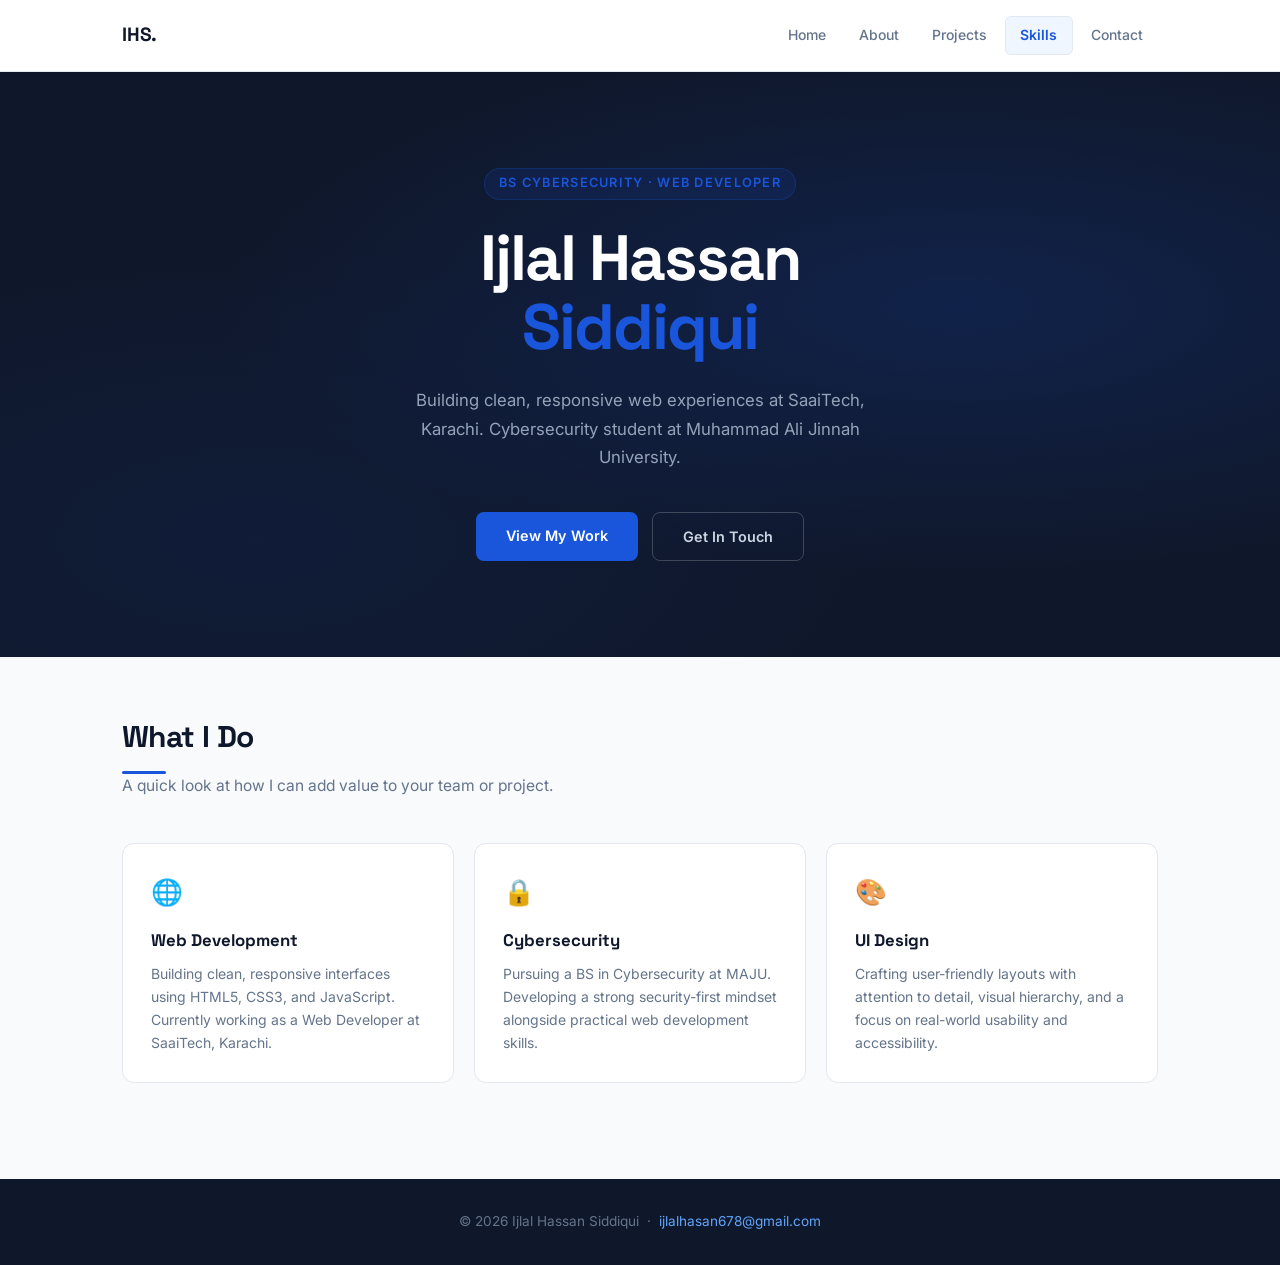
<file: index.html>
<!DOCTYPE html>
<html lang="en">
<head>
  <meta charset="UTF-8">
  <meta name="viewport" content="width=device-width, initial-scale=1.0">
  <title>Ijlal Hassan Siddiqui — Portfolio</title>
  <link rel="stylesheet" href="css/style.css">
</head>
<body>
<header>
    <nav>
      <ul>
        <li><a href="index.html" class="nav-brand">IHS.</a></li>
        <li><a href="index.html">Home</a></li>
        <li><a href="about.html">About</a></li>
        <li><a href="projects.html">Projects</a></li>
        <li><a href="skills.html" class="active">Skills</a></li>
        <li><a href="contact.html">Contact</a></li>
      </ul>
    </nav>
  </header>

  <section class="hero">
    <div class="hero-inner">
      <span class="hero-eyebrow">BS Cybersecurity · Web Developer</span>
      <h1>
        Ijlal Hassan<br>
        <span class="accent-name">Siddiqui</span>
      </h1>
      <p class="hero-desc">
        Building clean, responsive web experiences at SaaiTech, Karachi.
        Cybersecurity student at Muhammad Ali Jinnah University.
      </p>
      <div class="hero-cta">
        <a href="projects.html" class="btn-primary">View My Work</a>
        <a href="contact.html" class="btn-outline">Get In Touch</a>
      </div>
    </div>
  </section>

  <main>
    <section class="intro-section">
      <div class="page-heading">
        <h1>What I Do</h1>
        <div class="accent-bar"></div>
        <p>A quick look at how I can add value to your team or project.</p>
      </div>
      <div class="highlights-grid">
        <div class="highlight-card">
          <div class="highlight-icon">🌐</div>
          <h3>Web Development</h3>
          <p>Building clean, responsive interfaces using HTML5, CSS3, and JavaScript. Currently working as a Web Developer at SaaiTech, Karachi.</p>
        </div>
        <div class="highlight-card">
          <div class="highlight-icon">🔒</div>
          <h3>Cybersecurity</h3>
          <p>Pursuing a BS in Cybersecurity at MAJU. Developing a strong security-first mindset alongside practical web development skills.</p>
        </div>
        <div class="highlight-card">
          <div class="highlight-icon">🎨</div>
          <h3>UI Design</h3>
          <p>Crafting user-friendly layouts with attention to detail, visual hierarchy, and a focus on real-world usability and accessibility.</p>
        </div>
      </div>
    </section>
  </main>

  <footer>
    <p>© 2026 Ijlal Hassan Siddiqui &nbsp;·&nbsp; <a href="mailto:ijlalhasan678@gmail.com">ijlalhasan678@gmail.com</a></p>
  </footer>
</body>
</html>
</file>
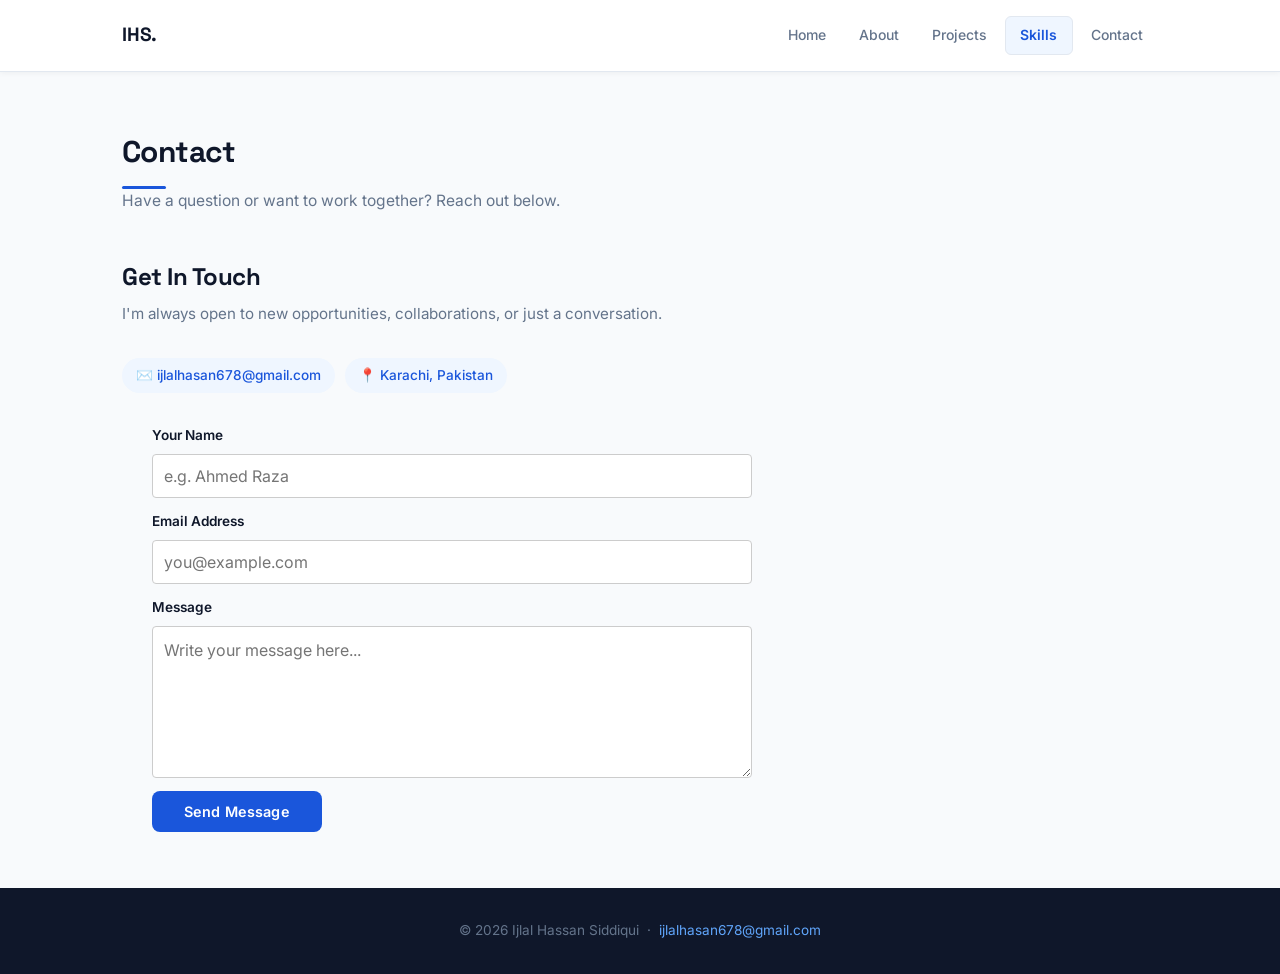
<file: contact.html>
<!DOCTYPE html>
<html lang="en">
<head>
  <meta charset="UTF-8">
  <meta name="viewport" content="width=device-width, initial-scale=1.0">
  <title>Contact — Ijlal Hassan Siddiqui</title>
  <link rel="stylesheet" href="css/style.css">
</head>
<body>
<header>
    <nav>
      <ul>
        <li><a href="index.html" class="nav-brand">IHS.</a></li>
        <li><a href="index.html">Home</a></li>
        <li><a href="about.html">About</a></li>
        <li><a href="projects.html">Projects</a></li>
        <li><a href="skills.html" class="active">Skills</a></li>
        <li><a href="contact.html">Contact</a></li>
      </ul>
    </nav>
  </header>

  <main>
    <div class="page-heading">
      <h1>Contact</h1>
      <div class="accent-bar"></div>
      <p>Have a question or want to work together? Reach out below.</p>
    </div>

    <section class="contact">
      <h2>Get In Touch</h2>
      <p class="sub">I'm always open to new opportunities, collaborations, or just a conversation.</p>

      <div class="contact-info">
        <a href="mailto:ijlalhasan678@gmail.com" class="contact-chip">
          ✉️ ijlalhasan678@gmail.com
        </a>
        <span class="contact-chip">📍 Karachi, Pakistan</span>
      </div>

      <form action="#" method="POST">
        <label for="name">Your Name</label>
        <input type="text" id="name" name="name" required placeholder="e.g. Ahmed Raza">

        <label for="email">Email Address</label>
        <input type="email" id="email" name="email" required placeholder="you@example.com">

        <label for="message">Message</label>
        <textarea id="message" name="message" rows="5" placeholder="Write your message here..."></textarea>

        <button type="submit">Send Message</button>
      </form>
    </section>
  </main>

  <footer>
    <p>© 2026 Ijlal Hassan Siddiqui &nbsp;·&nbsp; <a href="mailto:ijlalhasan678@gmail.com">ijlalhasan678@gmail.com</a></p>
  </footer>
</body>
</html>
</file>
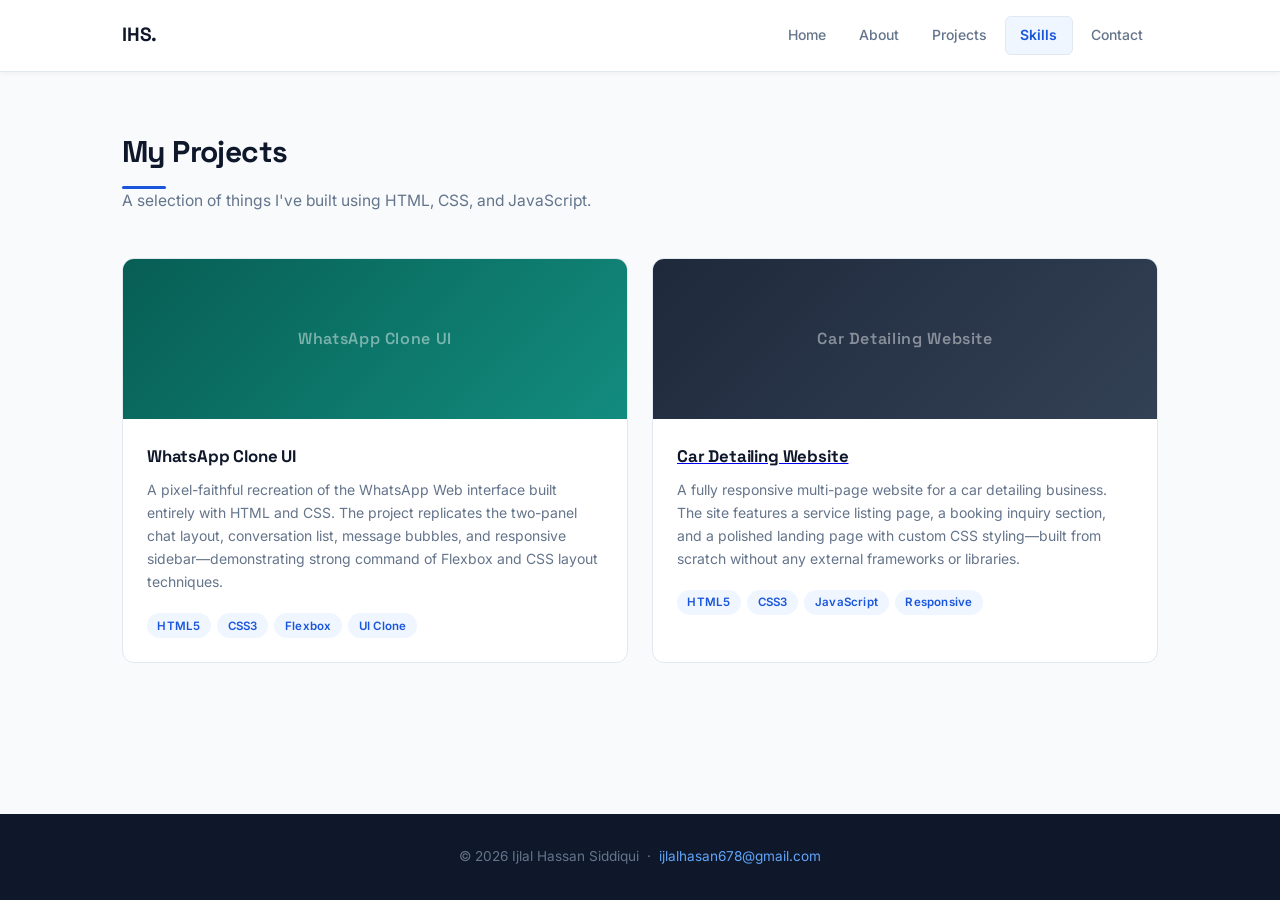
<file: projects.html>
<!DOCTYPE html>
<html lang="en">
<head>
  <meta charset="UTF-8">
  <meta name="viewport" content="width=device-width, initial-scale=1.0">
  <title>Projects — Ijlal Hassan Siddiqui</title>
  <link rel="stylesheet" href="css/style.css">
</head>
<body>
<header>
    <nav>
      <ul>
        <li><a href="index.html" class="nav-brand">IHS.</a></li>
        <li><a href="index.html">Home</a></li>
        <li><a href="about.html">About</a></li>
        <li><a href="projects.html">Projects</a></li>
        <li><a href="skills.html" class="active">Skills</a></li>
        <li><a href="contact.html">Contact</a></li>
      </ul>
    </nav>
  </header>

  <main>
    <div class="page-heading">
      <h1>My Projects</h1>
      <div class="accent-bar"></div>
      <p>A selection of things I've built using HTML, CSS, and JavaScript.</p>
    </div>

    <section>
      <div class="projects-grid">

        <article class="project-card">
          <div class="project-card-banner banner-wa">
            WhatsApp Clone UI
          </div>
          <div class="project-card-body">
            <h3>WhatsApp Clone UI</h3>
            <p>
              A pixel-faithful recreation of the WhatsApp Web interface built entirely
              with HTML and CSS. The project replicates the two-panel chat layout,
              conversation list, message bubbles, and responsive sidebar—demonstrating
              strong command of Flexbox and CSS layout techniques.
            </p>
            <div class="tag-row">
              <span class="tag">HTML5</span>
              <span class="tag">CSS3</span>
              <span class="tag">Flexbox</span>
              <span class="tag">UI Clone</span>
            </div>
          </div>
        </article>

        <article class="project-card">
          <div class="project-card-banner banner-car">
            Car Detailing Website
          </div>
          <div class="project-card-body">
            <a href="https://github.com/Ijlalhasan678/Car-Detailing" target= "_blank"><h3>Car Detailing Website</h3></a>
            <p>
              A fully responsive multi-page website for a car detailing business.
              The site features a service listing page, a booking inquiry section,
              and a polished landing page with custom CSS styling—built from scratch
              without any external frameworks or libraries.
            </p>
            <div class="tag-row">
              <span class="tag">HTML5</span>
              <span class="tag">CSS3</span>
              <span class="tag">JavaScript</span>
              <span class="tag">Responsive</span>
            </div>
          </div>
        </article>

      </div>
    </section>
  </main>

  <footer>
    <p>© 2026 Ijlal Hassan Siddiqui &nbsp;·&nbsp; <a href="mailto:ijlalhasan678@gmail.com">ijlalhasan678@gmail.com</a></p>
  </footer>
</body>
</html>
</file>
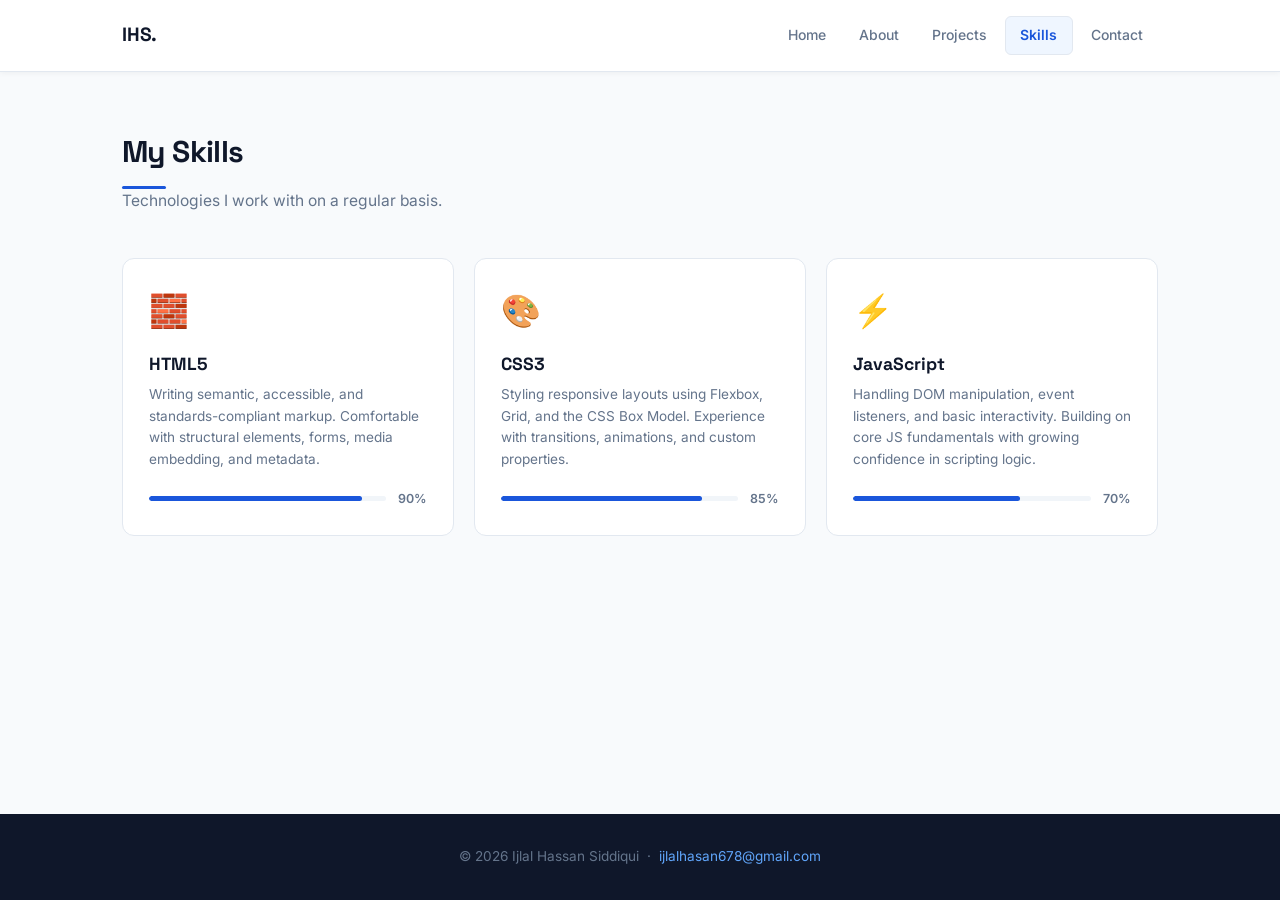
<file: skills.html>
<!DOCTYPE html>
<html lang="en">
<head>
  <meta charset="UTF-8">
  <meta name="viewport" content="width=device-width, initial-scale=1.0">
  <title>Skills — Ijlal Hassan Siddiqui</title>
  <link rel="stylesheet" href="css/style.css">
</head>
<body>
  <header>
    <nav>
      <ul>
        <li><a href="index.html" class="nav-brand">IHS.</a></li>
        <li><a href="index.html">Home</a></li>
        <li><a href="about.html">About</a></li>
        <li><a href="projects.html">Projects</a></li>
        <li><a href="skills.html" class="active">Skills</a></li>
        <li><a href="contact.html">Contact</a></li>
      </ul>
    </nav>
  </header>

  <main>
    <div class="page-heading">
      <h1>My Skills</h1>
      <div class="accent-bar"></div>
      <p>Technologies I work with on a regular basis.</p>
    </div>

    <section>
      <div class="skills-grid">

        <div class="skill-card">
          <div class="skill-icon">🧱</div>
          <h3>HTML5</h3>
          <p>
            Writing semantic, accessible, and standards-compliant markup.
            Comfortable with structural elements, forms, media embedding, and metadata.
          </p>
          <div class="skill-bar-wrap">
            <div class="skill-bar">
              <div class="skill-fill" style="width: 90%;"></div>
            </div>
            <span class="skill-pct">90%</span>
          </div>
        </div>

        <div class="skill-card">
          <div class="skill-icon">🎨</div>
          <h3>CSS3</h3>
          <p>
            Styling responsive layouts using Flexbox, Grid, and the CSS Box Model.
            Experience with transitions, animations, and custom properties.
          </p>
          <div class="skill-bar-wrap">
            <div class="skill-bar">
              <div class="skill-fill" style="width: 85%;"></div>
            </div>
            <span class="skill-pct">85%</span>
          </div>
        </div>

        <div class="skill-card">
          <div class="skill-icon">⚡</div>
          <h3>JavaScript</h3>
          <p>
            Handling DOM manipulation, event listeners, and basic interactivity.
            Building on core JS fundamentals with growing confidence in scripting logic.
          </p>
          <div class="skill-bar-wrap">
            <div class="skill-bar">
              <div class="skill-fill" style="width: 70%;"></div>
            </div>
            <span class="skill-pct">70%</span>
          </div>
        </div>

      </div>
    </section>
  </main>

  <footer>
    <p>© 2026 Ijlal Hassan Siddiqui &nbsp;·&nbsp; <a href="mailto:ijlalhasan678@gmail.com">ijlalhasan678@gmail.com</a></p>
  </footer>
</body>
</html>
</file>
<file: css/style.css>
@import url('https://fonts.googleapis.com/css2?family=Inter:wght@400;500;600&family=Space+Grotesk:wght@600;700&display=swap');

*, *::before, *::after {
  box-sizing: border-box;
  margin: 0;
  padding: 0;
}

:root {
  --bg: #F8FAFC;
  --surface: #FFFFFF;
  --surface-alt: #F1F5F9;
  --dark: #0F172A;
  --dark-2: #1E293B;
  --accent: #1A56DB;
  --accent-hover: #1447BF;
  --accent-light: #EFF6FF;
  --text: #0F172A;
  --text-muted: #64748B;
  --border: #E2E8F0;
}

html {
  scroll-behavior: smooth;
}

body {
  font-family: 'Inter', sans-serif;
  background-color: var(--bg);
  color: var(--text);
  line-height: 1.6;
  font-size: 1rem;
  min-height: 100vh;
  display: flex;
  flex-direction: column;
}

header {
  position: sticky;
  top: 0;
  z-index: 100;
  background-color: var(--surface);
  border-bottom: 1px solid var(--border);
  box-shadow: 0 1px 6px rgba(0, 0, 0, 0.05);
}

nav {
  max-width: 1100px;
  margin: 0 auto;
  padding: 0 2rem;
  border: none;
  border-bottom: none;
}

nav ul {
  display: flex;
  align-items: center;
  list-style: none;
  gap: 0.15rem;
  margin: 0;
  padding: 0.8rem 0;
}

nav ul li {
  display: flex;
  align-items: center;
  margin: 0;
  padding: 0;
}

nav ul li:first-child {
  margin-right: auto;
}

nav ul li a {
  display: inline-block;
  text-decoration: none;
  color: var(--text-muted);
  font-size: 0.875rem;
  font-weight: 500;
  padding: 0.45rem 0.9rem;
  margin: 0;
  border: 1px solid transparent;
  border-radius: 6px;
  transition: color 0.2s, background-color 0.2s, border-color 0.2s;
}

nav ul li a:hover {
  color: var(--accent);
  background-color: var(--accent-light);
  border-color: var(--border);
}

nav ul li a.active {
  color: var(--accent);
  background-color: var(--accent-light);
  border-color: var(--border);
  font-weight: 600;
}

.nav-brand {
  font-family: 'Space Grotesk', sans-serif;
  font-size: 1.2rem;
  font-weight: 700;
  color: var(--dark);
  letter-spacing: -0.01em;
  padding: 0.45rem 0 !important;
  border: none !important;
  background: none !important;
}

.nav-brand:hover {
  color: var(--accent) !important;
  background: none !important;
}

.hero {
  background-color: var(--dark);
  background-image:
    radial-gradient(ellipse at 75% 40%, rgba(26, 86, 219, 0.18) 0%, transparent 55%),
    radial-gradient(ellipse at 20% 80%, rgba(26, 86, 219, 0.08) 0%, transparent 45%);
  padding: 6rem 2rem;
  text-align: center;
}

.hero-inner {
  max-width: 680px;
  margin: 0 auto;
}

.hero-eyebrow {
  display: inline-block;
  font-size: 0.8rem;
  font-weight: 600;
  letter-spacing: 0.1em;
  text-transform: uppercase;
  color: #1A56DB;
  background-color: rgba(26, 86, 219, 0.12);
  padding: 0.3rem 0.9rem;
  border-radius: 999px;
  border: 1px solid rgba(26, 86, 219, 0.25);
  margin-bottom: 1.5rem;
}

.hero h1 {
  font-family: 'Space Grotesk', sans-serif;
  font-size: clamp(2.4rem, 6vw, 4rem);
  font-weight: 700;
  letter-spacing: -0.03em;
  line-height: 1.08;
  color: #FFFFFF;
  margin-bottom: 1.5rem;
}

.hero h1 .accent-name {
  color: #1A56DB;
}

.hero-desc {
  font-size: 1.05rem;
  color: #94A3B8;
  line-height: 1.7;
  margin-bottom: 2.5rem;
  max-width: 460px;
  margin-left: auto;
  margin-right: auto;
}

.hero-cta {
  display: flex;
  gap: 0.875rem;
  justify-content: center;
  flex-wrap: wrap;
}

.btn-primary {
  display: inline-block;
  text-decoration: none;
  background-color: var(--accent);
  color: #FFFFFF;
  padding: 0.75rem 1.875rem;
  border-radius: 8px;
  font-size: 0.9rem;
  font-weight: 600;
  letter-spacing: 0.01em;
  transition: background-color 0.2s, transform 0.15s;
}

.btn-primary:hover {
  background-color: var(--accent-hover);
  transform: translateY(-1px);
}

.btn-outline {
  display: inline-block;
  text-decoration: none;
  background-color: transparent;
  color: #CBD5E1;
  padding: 0.75rem 1.875rem;
  border-radius: 8px;
  font-size: 0.9rem;
  font-weight: 600;
  border: 1px solid rgba(255, 255, 255, 0.2);
  transition: color 0.2s, border-color 0.2s, background-color 0.2s;
}

.btn-outline:hover {
  color: #FFFFFF;
  border-color: rgba(255, 255, 255, 0.45);
  background-color: rgba(255, 255, 255, 0.07);
}

main {
  max-width: 1100px;
  width: 100%;
  margin: 0 auto;
  padding: 3.5rem 2rem;
  flex: 1;
}

.page-heading {
  margin-bottom: 2.75rem;
}

.page-heading h1 {
  font-family: 'Space Grotesk', sans-serif;
  font-size: 1.875rem;
  font-weight: 700;
  color: var(--text);
  letter-spacing: -0.02em;
  margin-bottom: 0.4rem;
}

.page-heading p {
  color: var(--text-muted);
  font-size: 0.975rem;
}

.accent-bar {
  width: 44px;
  height: 3px;
  background-color: var(--accent);
  border-radius: 999px;
  margin: 0.65rem 0 0;
}

.highlights-grid {
  display: grid;
  grid-template-columns: repeat(auto-fit, minmax(280px, 1fr));
  gap: 1.25rem;
  margin-top: 2.5rem;
}

.highlight-card {
  background-color: var(--surface);
  border: 1px solid var(--border);
  border-radius: 12px;
  padding: 1.75rem;
  transition: box-shadow 0.2s;
}

.highlight-card:hover {
  box-shadow: 0 4px 16px rgba(26, 86, 219, 0.08);
}

.highlight-icon {
  font-size: 1.6rem;
  margin-bottom: 0.875rem;
}

.highlight-card h3 {
  font-family: 'Space Grotesk', sans-serif;
  font-size: 1.05rem;
  font-weight: 700;
  color: var(--text);
  margin-bottom: 0.5rem;
}

.highlight-card p {
  font-size: 0.875rem;
  color: var(--text-muted);
  line-height: 1.65;
}

.intro-section {
  margin-bottom: 2.5rem;
}

.intro-section h2 {
  font-family: 'Space Grotesk', sans-serif;
  font-size: 1.3rem;
  font-weight: 700;
  color: var(--text);
  margin-bottom: 0.75rem;
}

.about-layout {
  display: grid;
  grid-template-columns: 220px 1fr;
  gap: 3.5rem;
  align-items: start;
}

aside.profile-aside {
  position: sticky;
  top: 80px;
}

.avatar-wrap {
  width: 140px;
  height: 140px;
  border-radius: 50%;
  overflow: hidden;
  background-color: var(--accent);
  display: flex;
  align-items: center;
  justify-content: center;
  margin-bottom: 1.5rem;
  border: 3px solid var(--border);
}

.avatar-wrap img {
  width: 140px;
  height: 140px;
  object-fit: cover;
  border-radius: 50%;
  display: block;
}

.avatar-initials {
  font-family: 'Space Grotesk', sans-serif;
  font-size: 2rem;
  font-weight: 700;
  color: #FFFFFF;
  pointer-events: none;
}

.quick-facts {
  display: flex;
  flex-direction: column;
  gap: 0.75rem;
}

.fact-item {
  padding: 0.75rem 1rem;
  background-color: var(--surface);
  border: 1px solid var(--border);
  border-left: 3px solid var(--accent);
  border-radius: 0 8px 8px 0;
}

.fact-label {
  font-size: 0.7rem;
  font-weight: 600;
  letter-spacing: 0.09em;
  text-transform: uppercase;
  color: var(--text-muted);
  margin-bottom: 0.15rem;
}

.fact-value {
  font-size: 0.875rem;
  font-weight: 600;
  color: var(--text);
}

.about-content article {
  margin-bottom: 2.5rem;
}

.about-content article h2 {
  font-family: 'Space Grotesk', sans-serif;
  font-size: 1.35rem;
  font-weight: 700;
  color: var(--text);
  margin-bottom: 1rem;
}

.about-content article p {
  color: var(--text-muted);
  line-height: 1.75;
  margin-bottom: 0.9rem;
  font-size: 0.975rem;
}

.detail-section {
  background-color: var(--surface);
  border: 1px solid var(--border);
  border-radius: 10px;
  padding: 1.375rem 1.5rem;
  margin-bottom: 1rem;
}

.detail-section h3 {
  font-family: 'Space Grotesk', sans-serif;
  font-size: 0.85rem;
  font-weight: 700;
  letter-spacing: 0.07em;
  text-transform: uppercase;
  color: var(--accent);
  margin-bottom: 0.3rem;
}

.detail-section p {
  color: var(--text-muted);
  font-size: 0.9rem;
  line-height: 1.6;
}

.detail-section strong {
  color: var(--text);
  font-weight: 600;
}

.projects-grid {
  display: grid;
  grid-template-columns: repeat(auto-fit, minmax(320px, 1fr));
  gap: 1.5rem;
}

.project-card {
  background-color: var(--surface);
  border: 1px solid var(--border);
  border-radius: 12px;
  overflow: hidden;
  transition: box-shadow 0.25s, transform 0.2s;
}

.project-card:hover {
  box-shadow: 0 8px 28px rgba(26, 86, 219, 0.1);
  transform: translateY(-3px);
}

.project-card-banner {
  height: 160px;
  display: flex;
  align-items: center;
  justify-content: center;
  font-family: 'Space Grotesk', sans-serif;
  font-size: 1rem;
  font-weight: 600;
  color: rgba(255, 255, 255, 0.45);
  letter-spacing: 0.04em;
}

.banner-wa {
  background: linear-gradient(135deg, #075E54 0%, #128C7E 100%);
}

.banner-car {
  background: linear-gradient(135deg, #1E293B 0%, #334155 100%);
}

.project-card-body {
  padding: 1.5rem;
}

.project-card-body h3 {
  font-family: 'Space Grotesk', sans-serif;
  font-size: 1.05rem;
  font-weight: 700;
  color: var(--text);
  margin-bottom: 0.5rem;
  letter-spacing: -0.01em;
}

.project-card-body p {
  font-size: 0.875rem;
  color: var(--text-muted);
  line-height: 1.65;
  margin-bottom: 1.25rem;
}

.tag-row {
  display: flex;
  flex-wrap: wrap;
  gap: 0.4rem;
}

.tag {
  display: inline-block;
  font-size: 0.72rem;
  font-weight: 600;
  color: var(--accent);
  background-color: var(--accent-light);
  padding: 0.2rem 0.65rem;
  border-radius: 999px;
  letter-spacing: 0.02em;
}

.skills-grid {
  display: grid;
  grid-template-columns: repeat(auto-fit, minmax(300px, 1fr));
  gap: 1.25rem;
}

.skill-card {
  background-color: var(--surface);
  border: 1px solid var(--border);
  border-radius: 12px;
  padding: 1.625rem;
  transition: box-shadow 0.2s;
}

.skill-card:hover {
  box-shadow: 0 4px 16px rgba(26, 86, 219, 0.07);
}

.skill-icon {
  font-size: 2rem;
  margin-bottom: 0.875rem;
}

.skill-card h3 {
  font-family: 'Space Grotesk', sans-serif;
  font-size: 1.1rem;
  font-weight: 700;
  color: var(--text);
  margin-bottom: 0.35rem;
}

.skill-card p {
  font-size: 0.85rem;
  color: var(--text-muted);
  margin-bottom: 1.1rem;
  line-height: 1.6;
}

.skill-bar-wrap {
  display: flex;
  align-items: center;
  gap: 0.75rem;
}

.skill-bar {
  flex: 1;
  height: 5px;
  background-color: var(--surface-alt, #F1F5F9);
  border-radius: 999px;
  overflow: hidden;
}

.skill-fill {
  height: 100%;
  background-color: var(--accent);
  border-radius: 999px;
}

.skill-pct {
  font-size: 0.78rem;
  font-weight: 600;
  color: var(--text-muted);
  white-space: nowrap;
}

.contact {
  max-width: 660px;
}

.contact h2 {
  font-family: 'Space Grotesk', sans-serif;
  font-size: 1.5rem;
  font-weight: 700;
  color: var(--text);
  letter-spacing: -0.02em;
  margin-bottom: 0.35rem;
}

.contact p.sub {
  color: var(--text-muted);
  margin-bottom: 2rem;
  font-size: 0.95rem;
}

.contact-info {
  display: flex;
  gap: 0.6rem;
  margin-bottom: 2rem;
  flex-wrap: wrap;
}

.contact-chip {
  display: inline-flex;
  align-items: center;
  gap: 0.4rem;
  font-size: 0.85rem;
  font-weight: 500;
  color: var(--accent);
  background-color: var(--accent-light);
  padding: 0.4rem 0.875rem;
  border-radius: 999px;
  text-decoration: none;
  transition: background-color 0.2s;
}

.contact-chip:hover {
  background-color: #DBEAFE;
}

.contact form {
  display: flex;
  flex-direction: column;
  max-width: 600px;
  margin: 0 auto;
  gap: 0.8rem;
}

label {
  font-size: 0.85rem;
  font-weight: 600;
  color: var(--text);
  display: block;
  margin-bottom: -0.35rem;
}

input, textarea {
  padding: 0.7rem;
  border: 1px solid #CCCCCC;
  border-radius: 4px;
  font-size: 1rem;
  font-family: 'Inter', sans-serif;
  width: 100%;
  background-color: var(--surface);
  color: var(--text);
  transition: border-color 0.2s;
  display: block;
}

input:focus, textarea:focus {
  border-color: #1A56DB;
  outline: none;
}

textarea {
  resize: vertical;
  line-height: 1.6;
}

button[type='submit'] {
  align-self: flex-start;
  background-color: var(--accent);
  color: #FFFFFF;
  border: none;
  padding: 0.75rem 2rem;
  border-radius: 8px;
  font-size: 0.9rem;
  font-weight: 600;
  cursor: pointer;
  font-family: 'Inter', sans-serif;
  letter-spacing: 0.01em;
  transition: background-color 0.2s, transform 0.15s;
}

button[type='submit']:hover {
  background-color: var(--accent-hover);
  transform: translateY(-1px);
}

footer {
  background-color: var(--dark);
  color: #64748B;
  text-align: center;
  padding: 2rem;
  font-size: 0.85rem;
}

footer a {
  color: #60A5FA;
  text-decoration: none;
}

footer a:hover {
  color: #93C5FD;
}

@media (max-width: 768px) {
  .hero {
    padding: 4rem 1.5rem;
  }

  main {
    padding: 2.5rem 1.25rem;
  }

  .about-layout {
    grid-template-columns: 1fr;
    gap: 2rem;
  }

  aside.profile-aside {
    position: static;
    display: flex;
    gap: 1.5rem;
    align-items: center;
  }

  .avatar-wrap {
    margin-bottom: 0;
    flex-shrink: 0;
  }

  nav {
    padding: 0 1.25rem;
  }

  nav ul {
    flex-wrap: wrap;
    gap: 0.1rem;
  }

  .nav-brand {
    width: 100%;
    padding-bottom: 0.25rem !important;
  }
}
</file>
